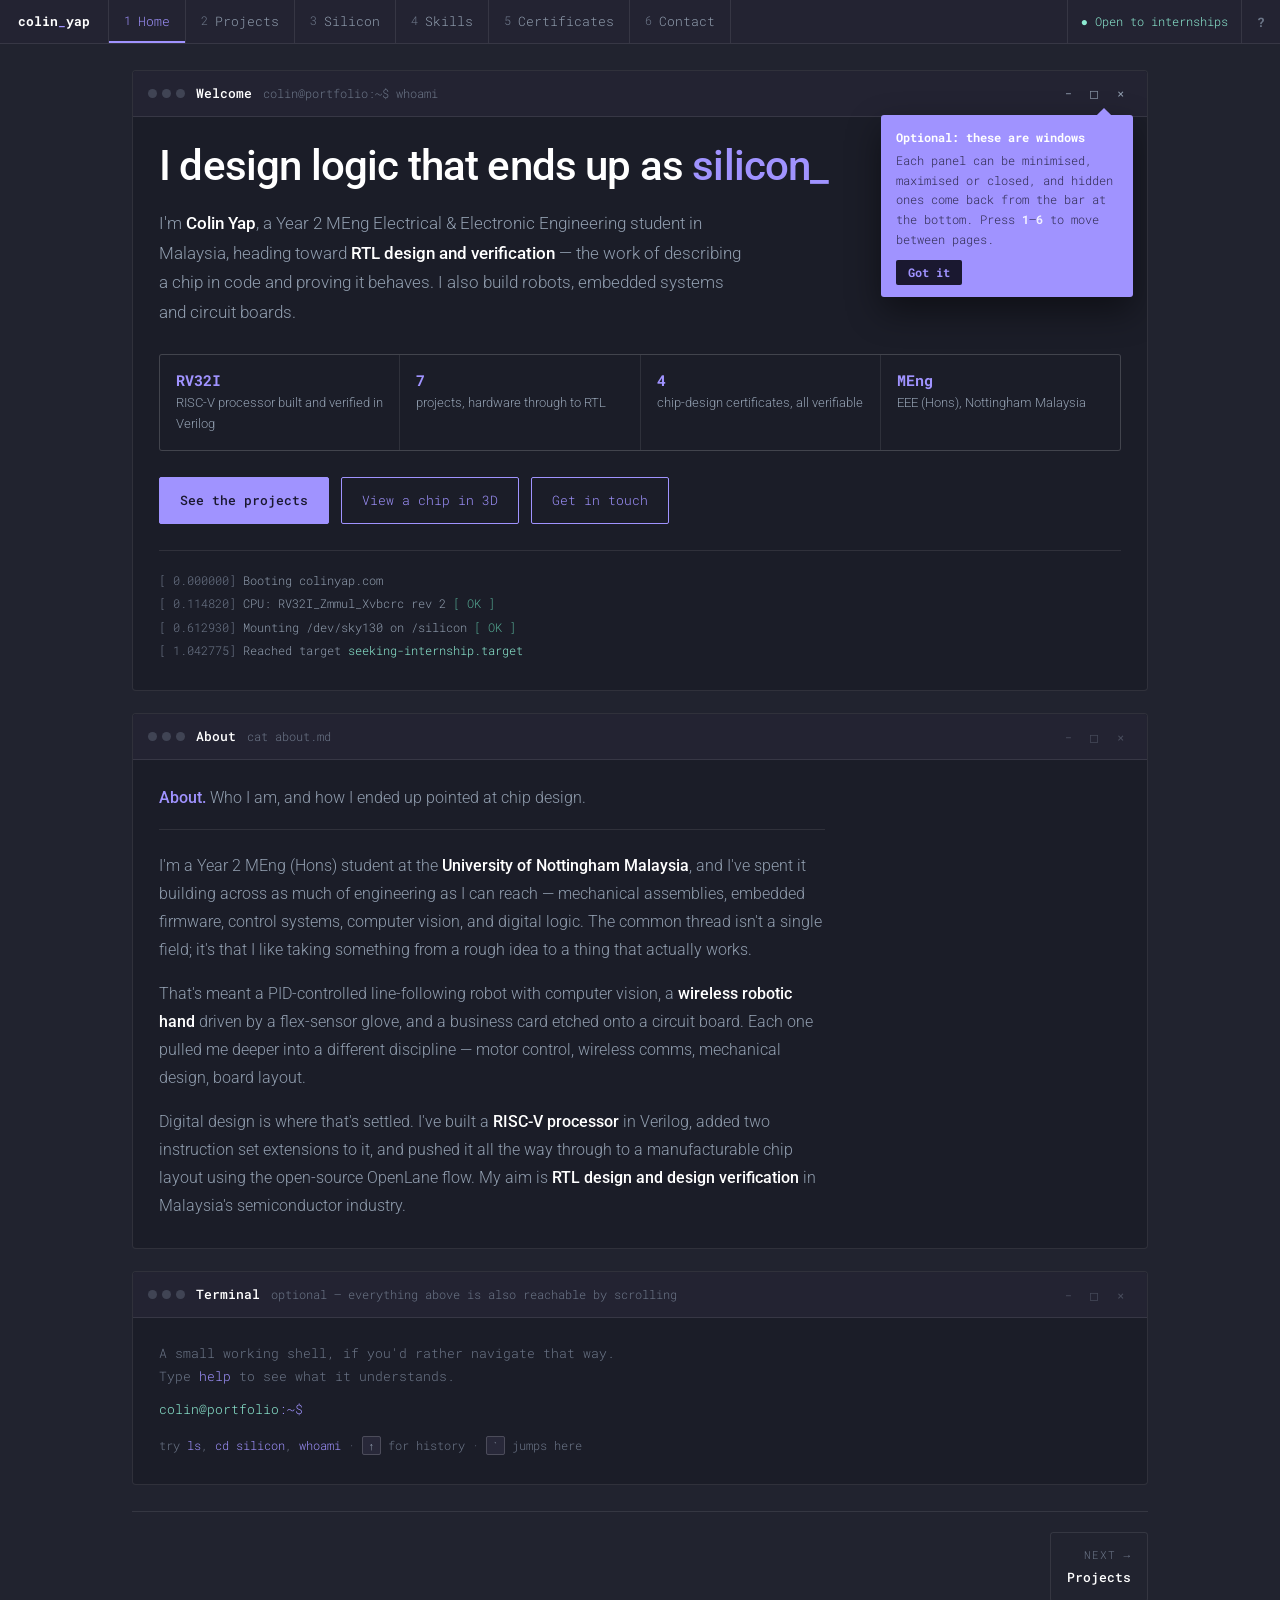
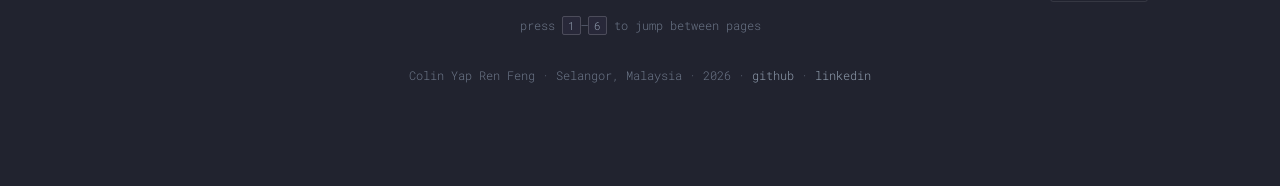
<file: index.html>
<!DOCTYPE html>
<html lang="en">
<head>
<meta charset="UTF-8">
<meta name="viewport" content="width=device-width, initial-scale=1.0">
<title>Colin Yap — Engineering Portfolio</title>
<meta name="description" content="Colin Yap — MEng Electrical & Electronic Engineering student at Nottingham Malaysia. RISC-V chip design, verification, embedded systems and robotics.">
<meta property="og:title" content="Colin Yap — Engineering Portfolio">
<meta property="og:description" content="Colin Yap — MEng Electrical & Electronic Engineering student at Nottingham Malaysia. RISC-V chip design, verification, embedded systems and robotics.">
<meta property="og:url" content="https://colinyap.com/index.html">
<meta property="og:type" content="website">
<meta name="theme-color" content="#21232f">
<link rel="canonical" href="https://colinyap.com/">
<link rel="preconnect" href="https://fonts.googleapis.com">
<link rel="preconnect" href="https://fonts.gstatic.com" crossorigin>
<link href="https://fonts.googleapis.com/css2?family=Roboto:wght@300;400;500&family=Roboto+Mono:wght@400;500;700&display=swap" rel="stylesheet">
<link rel="stylesheet" href="./style.css">
</head>
<body>

<div id="bar">
  <a class="brand" href="./index.html">colin<b>_</b>yap</a>
  <nav id="ws" aria-label="pages">
    <a href="./index.html" class="active"><i>1</i>Home</a>
    <a href="./projects.html"><i>2</i>Projects</a>
    <a href="./silicon.html"><i>3</i>Silicon</a>
    <a href="./skills.html"><i>4</i>Skills</a>
    <a href="./certificates.html"><i>5</i>Certificates</a>
    <a href="./contact.html"><i>6</i>Contact</a>
  </nav>
  <div class="barEnd">
    <span>● Open to internships</span>
    <button id="coachBtn" type="button" title="how this page works"
            aria-label="how this page works">?</button>
  </div>
</div>

<main>

  <section class="win" id="welcome">
    <div class="win-bar">
      <span class="dots"><i></i><i></i><i></i></span>
      <span class="win-title">Welcome</span>
      <span class="win-cmd">colin@portfolio:~$ whoami</span>
    </div>
    <div class="win-body">
      <h1>I design logic that ends up as <span class="v">silicon</span><span class="cur">_</span></h1>
      <p class="intro">I'm <b>Colin Yap</b>, a Year 2 MEng Electrical &amp; Electronic Engineering
      student in Malaysia, heading toward <b>RTL design and verification</b> — the work of
      describing a chip in code and proving it behaves. I also build robots, embedded
      systems and circuit boards.</p>

      <div class="facts">
        <div><b>RV32I</b><span>RISC-V processor built and verified in Verilog</span></div>
        <div><b>7</b><span>projects, hardware through to RTL</span></div>
        <div><b>4</b><span>chip-design certificates, all verifiable</span></div>
        <div><b>MEng</b><span>EEE (Hons), Nottingham Malaysia</span></div>
      </div>

      <div class="cta">
        <a href="./projects.html" class="btn solid">See the projects</a>
        <a href="./silicon.html" class="btn">View a chip in 3D</a>
        <a href="./contact.html" class="btn">Get in touch</a>
      </div>

      <div id="boot">
        <div><span class="dim">[  0.000000]</span> Booting colinyap.com</div>
        <div><span class="dim">[  0.114820]</span> CPU: RV32I_Zmmul_Xvbcrc rev 2 <span class="ok">[ OK ]</span></div>
        <div><span class="dim">[  0.612930]</span> Mounting /dev/sky130 on /silicon <span class="ok">[ OK ]</span></div>
        <div><span class="dim">[  1.042775]</span> Reached target <span class="mint">seeking-internship.target</span></div>
      </div>
    </div>
  </section>

  <section class="win" id="about">
    <div class="win-bar">
      <span class="dots"><i></i><i></i><i></i></span>
      <span class="win-title">About</span>
      <span class="win-cmd">cat about.md</span>
    </div>
    <div class="win-body">
      <p class="lead"><b>About.</b> Who I am, and how I ended up pointed at chip design.</p>
      <div class="prose">
        <p>I'm a Year 2 MEng (Hons) student at the <b>University of Nottingham Malaysia</b>,
        and I've spent it building across as much of engineering as I can reach — mechanical
        assemblies, embedded firmware, control systems, computer vision, and digital logic.
        The common thread isn't a single field; it's that I like taking something from a
        rough idea to a thing that actually works.</p>
        <p>That's meant a PID-controlled line-following robot with computer vision, a
        <b>wireless robotic hand</b> driven by a flex-sensor glove, and a business card etched
        onto a circuit board. Each one pulled me deeper into a different discipline — motor
        control, wireless comms, mechanical design, board layout.</p>
        <p>Digital design is where that's settled. I've built a <b>RISC-V processor</b> in
        Verilog, added two instruction set extensions to it, and pushed it all the way
        through to a manufacturable chip layout using the open-source OpenLane flow. My aim
        is <b>RTL design and design verification</b> in Malaysia's semiconductor industry.</p>
      </div>
    </div>
  </section>

  <section class="win" id="terminal">
    <div class="win-bar">
      <span class="dots"><i></i><i></i><i></i></span>
      <span class="win-title">Terminal</span>
      <span class="win-cmd">optional — everything above is also reachable by scrolling</span>
    </div>
    <div class="win-body">
      <div id="sh">
        <div id="shOut">
          <div class="dim">A small working shell, if you'd rather navigate that way.
Type <span class="vio">help</span> to see what it understands.</div>
        </div>
        <form class="shline" id="shForm" autocomplete="off">
          <label for="shIn">colin@portfolio</label><span class="pth">:~$</span>
          <input id="shIn" name="cmd" aria-label="terminal input" spellcheck="false" autocapitalize="off">
        </form>
      </div>
      <div class="hint">try <span class="vio">ls</span>, <span class="vio">cd silicon</span>,
        <span class="vio">whoami</span> · <kbd>↑</kbd> for history · <kbd>`</kbd> jumps here</div>
    </div>
  </section>

  <nav class="pagenav" aria-label="previous and next page">
    <a class="next" href="./projects.html"><small>next →</small><b>Projects</b></a>
  </nav>

  <p class="kbdhint">press <kbd>1</kbd>&ndash;<kbd>6</kbd> to jump between pages</p>

  <p class="foot">Colin Yap Ren Feng · Selangor, Malaysia · 2026 ·
    <a href="https://github.com/colinyap" target="_blank" rel="noopener">github</a> ·
    <a href="https://linkedin.com/in/colin-yap" target="_blank" rel="noopener">linkedin</a></p>

</main>

<div id="taskbar" role="region" aria-label="hidden windows"></div>

<script src="./app.js"></script>
</body>
</html>
</file>
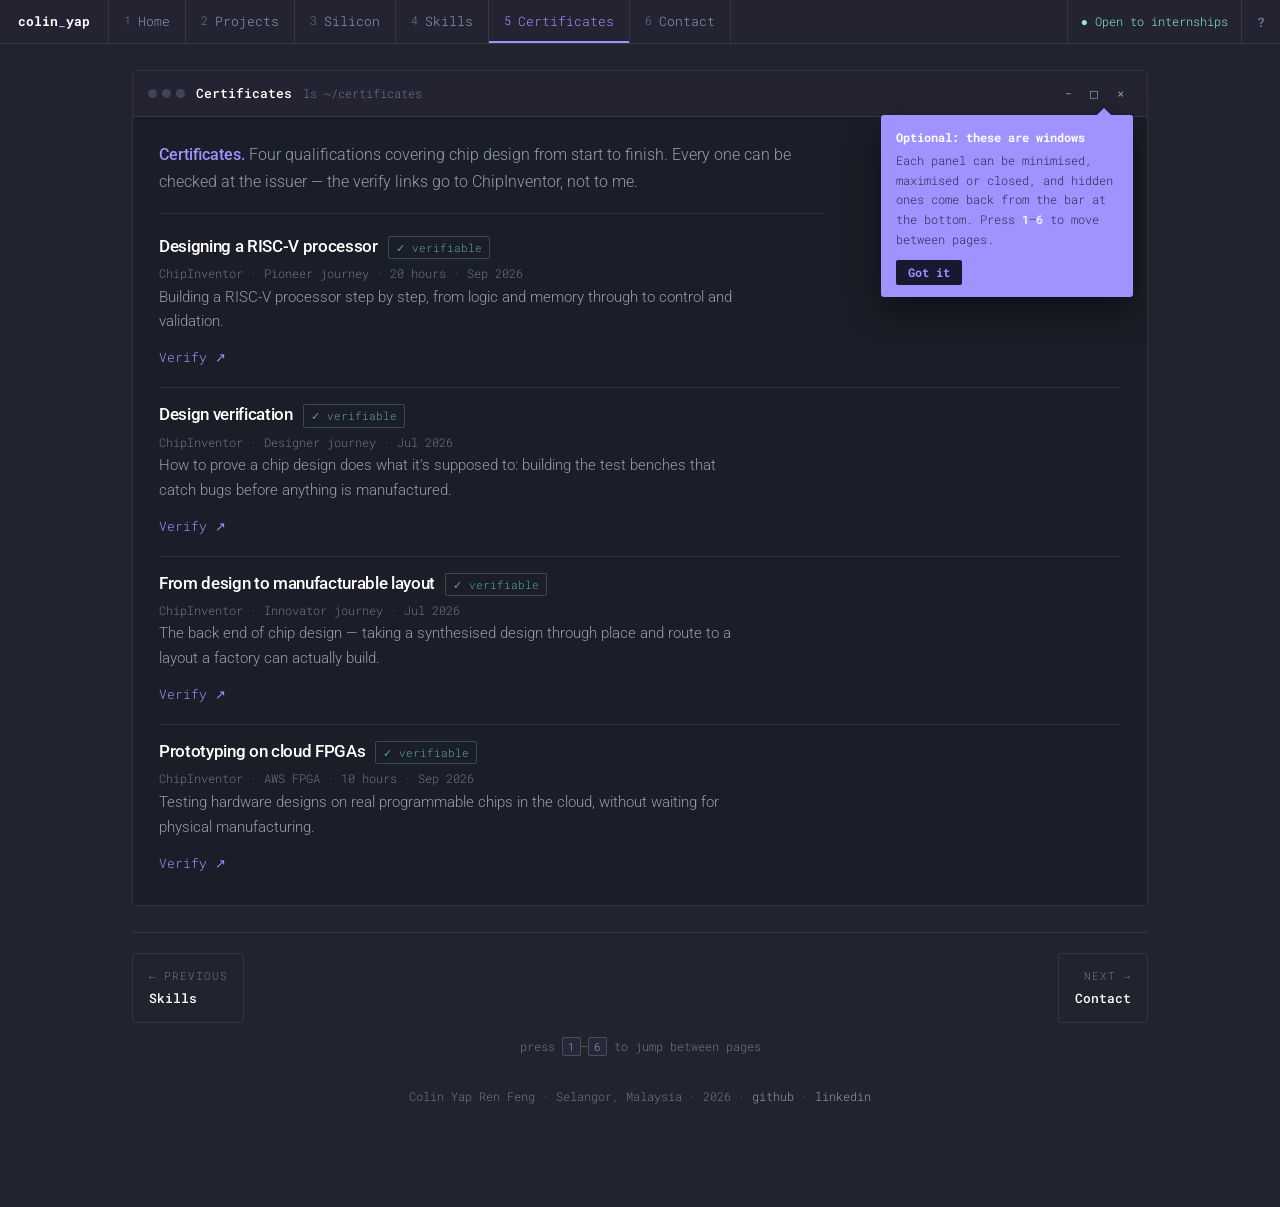
<file: certificates.html>
<!DOCTYPE html>
<html lang="en">
<head>
<meta charset="UTF-8">
<meta name="viewport" content="width=device-width, initial-scale=1.0">
<title>Certificates — Colin Yap</title>
<meta name="description" content="Four verifiable chip design certificates covering processor design, verification, layout and FPGA prototyping.">
<meta property="og:title" content="Certificates — Colin Yap">
<meta property="og:description" content="Four verifiable chip design certificates covering processor design, verification, layout and FPGA prototyping.">
<meta property="og:url" content="https://colinyap.com/certificates.html">
<meta property="og:type" content="website">
<meta name="theme-color" content="#21232f">
<link rel="canonical" href="https://colinyap.com/certificates.html">
<link rel="preconnect" href="https://fonts.googleapis.com">
<link rel="preconnect" href="https://fonts.gstatic.com" crossorigin>
<link href="https://fonts.googleapis.com/css2?family=Roboto:wght@300;400;500&family=Roboto+Mono:wght@400;500;700&display=swap" rel="stylesheet">
<link rel="stylesheet" href="./style.css">
</head>
<body>

<div id="bar">
  <a class="brand" href="./index.html">colin<b>_</b>yap</a>
  <nav id="ws" aria-label="pages">
    <a href="./index.html"><i>1</i>Home</a>
    <a href="./projects.html"><i>2</i>Projects</a>
    <a href="./silicon.html"><i>3</i>Silicon</a>
    <a href="./skills.html"><i>4</i>Skills</a>
    <a href="./certificates.html" class="active"><i>5</i>Certificates</a>
    <a href="./contact.html"><i>6</i>Contact</a>
  </nav>
  <div class="barEnd">
    <span>● Open to internships</span>
    <button id="coachBtn" type="button" title="how this page works"
            aria-label="how this page works">?</button>
  </div>
</div>

<main>

  <section class="win" id="certificates">
    <div class="win-bar">
      <span class="dots"><i></i><i></i><i></i></span>
      <span class="win-title">Certificates</span>
      <span class="win-cmd">ls ~/certificates</span>
    </div>
    <div class="win-body">
      <p class="lead"><b>Certificates.</b> Four qualifications covering chip design from
      start to finish. Every one can be checked at the issuer — the verify links go to
      ChipInventor, not to me.</p>

      <div class="cert">
        <div class="top">
          <h3>Designing a RISC-V processor</h3>
          <span class="badge">✓ verifiable</span>
        </div>
        <div class="meta">ChipInventor · Pioneer journey · 20 hours · Sep 2026</div>
        <p>Building a RISC-V processor step by step, from logic and memory through to
        control and validation.</p>
        <a class="arrow" href="https://www.chipinventor.com/validate-certificate?guid=b276996f-c81b-44ac-9238-b5b0ed8f7287" target="_blank" rel="noopener">Verify ↗</a>
      </div>

      <div class="cert">
        <div class="top">
          <h3>Design verification</h3>
          <span class="badge">✓ verifiable</span>
        </div>
        <div class="meta">ChipInventor · Designer journey · Jul 2026</div>
        <p>How to prove a chip design does what it's supposed to: building the test
        benches that catch bugs before anything is manufactured.</p>
        <a class="arrow" href="https://www.chipinventor.com/validate-certificate?guid=541cdfb5-ce5a-425c-a6ec-d7d97e458c89" target="_blank" rel="noopener">Verify ↗</a>
      </div>

      <div class="cert">
        <div class="top">
          <h3>From design to manufacturable layout</h3>
          <span class="badge">✓ verifiable</span>
        </div>
        <div class="meta">ChipInventor · Innovator journey · Jul 2026</div>
        <p>The back end of chip design — taking a synthesised design through place and
        route to a layout a factory can actually build.</p>
        <a class="arrow" href="https://www.chipinventor.com/validate-certificate?guid=d023e15c-fa6b-4222-abe6-c66885f8633c" target="_blank" rel="noopener">Verify ↗</a>
      </div>

      <div class="cert">
        <div class="top">
          <h3>Prototyping on cloud FPGAs</h3>
          <span class="badge">✓ verifiable</span>
        </div>
        <div class="meta">ChipInventor · AWS FPGA · 10 hours · Sep 2026</div>
        <p>Testing hardware designs on real programmable chips in the cloud, without
        waiting for physical manufacturing.</p>
        <a class="arrow" href="https://www.chipinventor.com/validate-certificate?guid=61cf3a19-ae33-49f1-83c0-7d9a6a11fbd4" target="_blank" rel="noopener">Verify ↗</a>
      </div>
    </div>
  </section>

  <nav class="pagenav" aria-label="previous and next page">
    <a class="prev" href="./skills.html"><small>← previous</small><b>Skills</b></a>
    <a class="next" href="./contact.html"><small>next →</small><b>Contact</b></a>
  </nav>

  <p class="kbdhint">press <kbd>1</kbd>&ndash;<kbd>6</kbd> to jump between pages</p>

  <p class="foot">Colin Yap Ren Feng · Selangor, Malaysia · 2026 ·
    <a href="https://github.com/colinyap" target="_blank" rel="noopener">github</a> ·
    <a href="https://linkedin.com/in/colin-yap" target="_blank" rel="noopener">linkedin</a></p>

</main>

<div id="taskbar" role="region" aria-label="hidden windows"></div>

<script src="./app.js"></script>
</body>
</html>
</file>
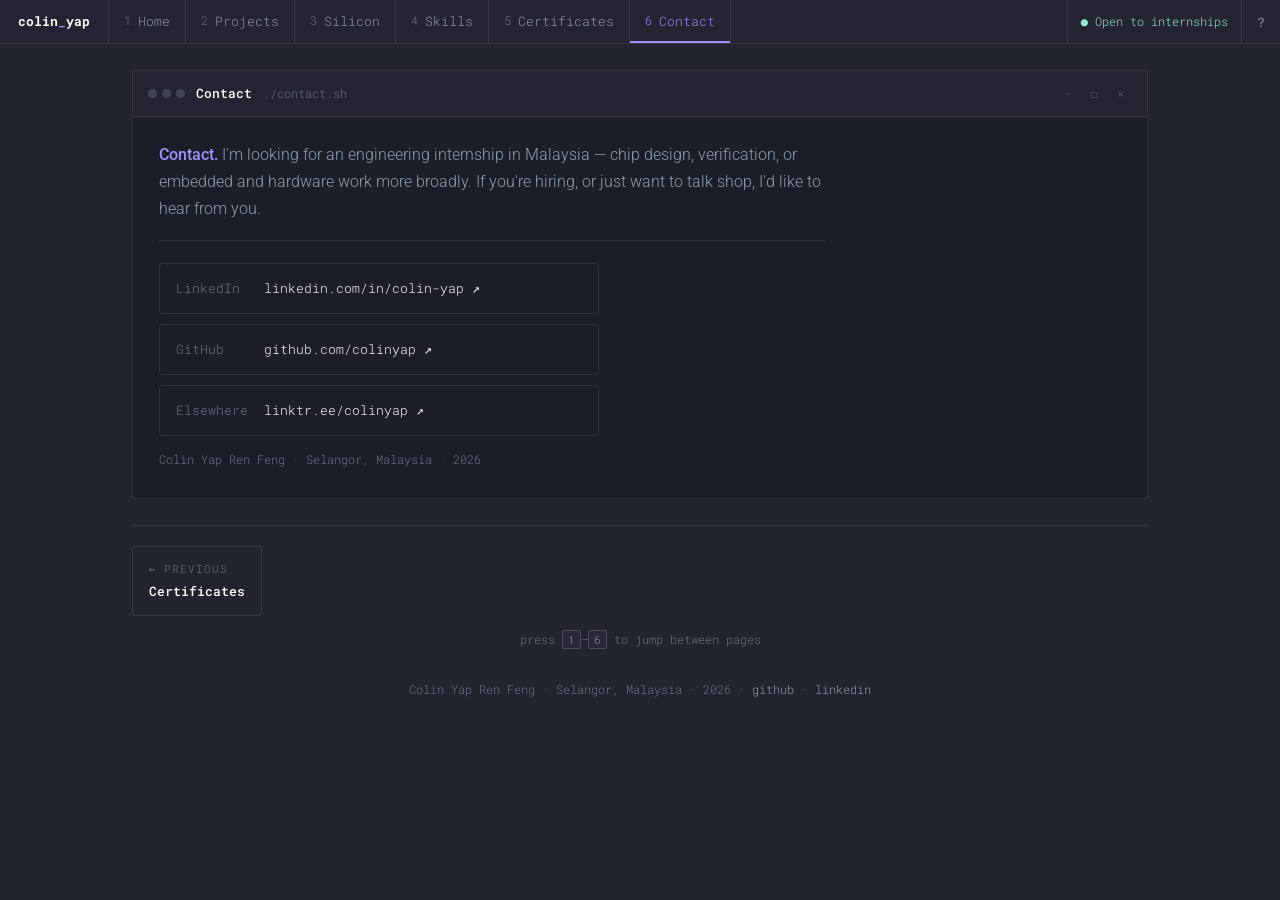
<file: contact.html>
<!DOCTYPE html>
<html lang="en">
<head>
<meta charset="UTF-8">
<meta name="viewport" content="width=device-width, initial-scale=1.0">
<title>Contact — Colin Yap</title>
<meta name="description" content="Get in touch with Colin Yap — seeking an engineering internship in Malaysia.">
<meta property="og:title" content="Contact — Colin Yap">
<meta property="og:description" content="Get in touch with Colin Yap — seeking an engineering internship in Malaysia.">
<meta property="og:url" content="https://colinyap.com/contact.html">
<meta property="og:type" content="website">
<meta name="theme-color" content="#21232f">
<link rel="canonical" href="https://colinyap.com/contact.html">
<link rel="preconnect" href="https://fonts.googleapis.com">
<link rel="preconnect" href="https://fonts.gstatic.com" crossorigin>
<link href="https://fonts.googleapis.com/css2?family=Roboto:wght@300;400;500&family=Roboto+Mono:wght@400;500;700&display=swap" rel="stylesheet">
<link rel="stylesheet" href="./style.css">
</head>
<body>

<div id="bar">
  <a class="brand" href="./index.html">colin<b>_</b>yap</a>
  <nav id="ws" aria-label="pages">
    <a href="./index.html"><i>1</i>Home</a>
    <a href="./projects.html"><i>2</i>Projects</a>
    <a href="./silicon.html"><i>3</i>Silicon</a>
    <a href="./skills.html"><i>4</i>Skills</a>
    <a href="./certificates.html"><i>5</i>Certificates</a>
    <a href="./contact.html" class="active"><i>6</i>Contact</a>
  </nav>
  <div class="barEnd">
    <span>● Open to internships</span>
    <button id="coachBtn" type="button" title="how this page works"
            aria-label="how this page works">?</button>
  </div>
</div>

<main>

  <section class="win" id="contact">
    <div class="win-bar">
      <span class="dots"><i></i><i></i><i></i></span>
      <span class="win-title">Contact</span>
      <span class="win-cmd">./contact.sh</span>
    </div>
    <div class="win-body">
      <p class="lead"><b>Contact.</b> I'm looking for an engineering internship in Malaysia —
      chip design, verification, or embedded and hardware work more broadly. If you're
      hiring, or just want to talk shop, I'd like to hear from you.</p>
      <div class="links">
        <a href="https://linkedin.com/in/colin-yap" target="_blank" rel="noopener"><i>LinkedIn</i>linkedin.com/in/colin-yap ↗</a>
        <a href="https://github.com/colinyap" target="_blank" rel="noopener"><i>GitHub</i>github.com/colinyap ↗</a>
        <a href="https://linktr.ee/colinyap" target="_blank" rel="noopener"><i>Elsewhere</i>linktr.ee/colinyap ↗</a>
      </div>
      <p class="hint">Colin Yap Ren Feng · Selangor, Malaysia · 2026</p>
    </div>
  </section>

  <nav class="pagenav" aria-label="previous and next page">
    <a class="prev" href="./certificates.html"><small>← previous</small><b>Certificates</b></a>
  </nav>

  <p class="kbdhint">press <kbd>1</kbd>&ndash;<kbd>6</kbd> to jump between pages</p>

  <p class="foot">Colin Yap Ren Feng · Selangor, Malaysia · 2026 ·
    <a href="https://github.com/colinyap" target="_blank" rel="noopener">github</a> ·
    <a href="https://linkedin.com/in/colin-yap" target="_blank" rel="noopener">linkedin</a></p>

</main>

<div id="taskbar" role="region" aria-label="hidden windows"></div>

<script src="./app.js"></script>
</body>
</html>
</file>
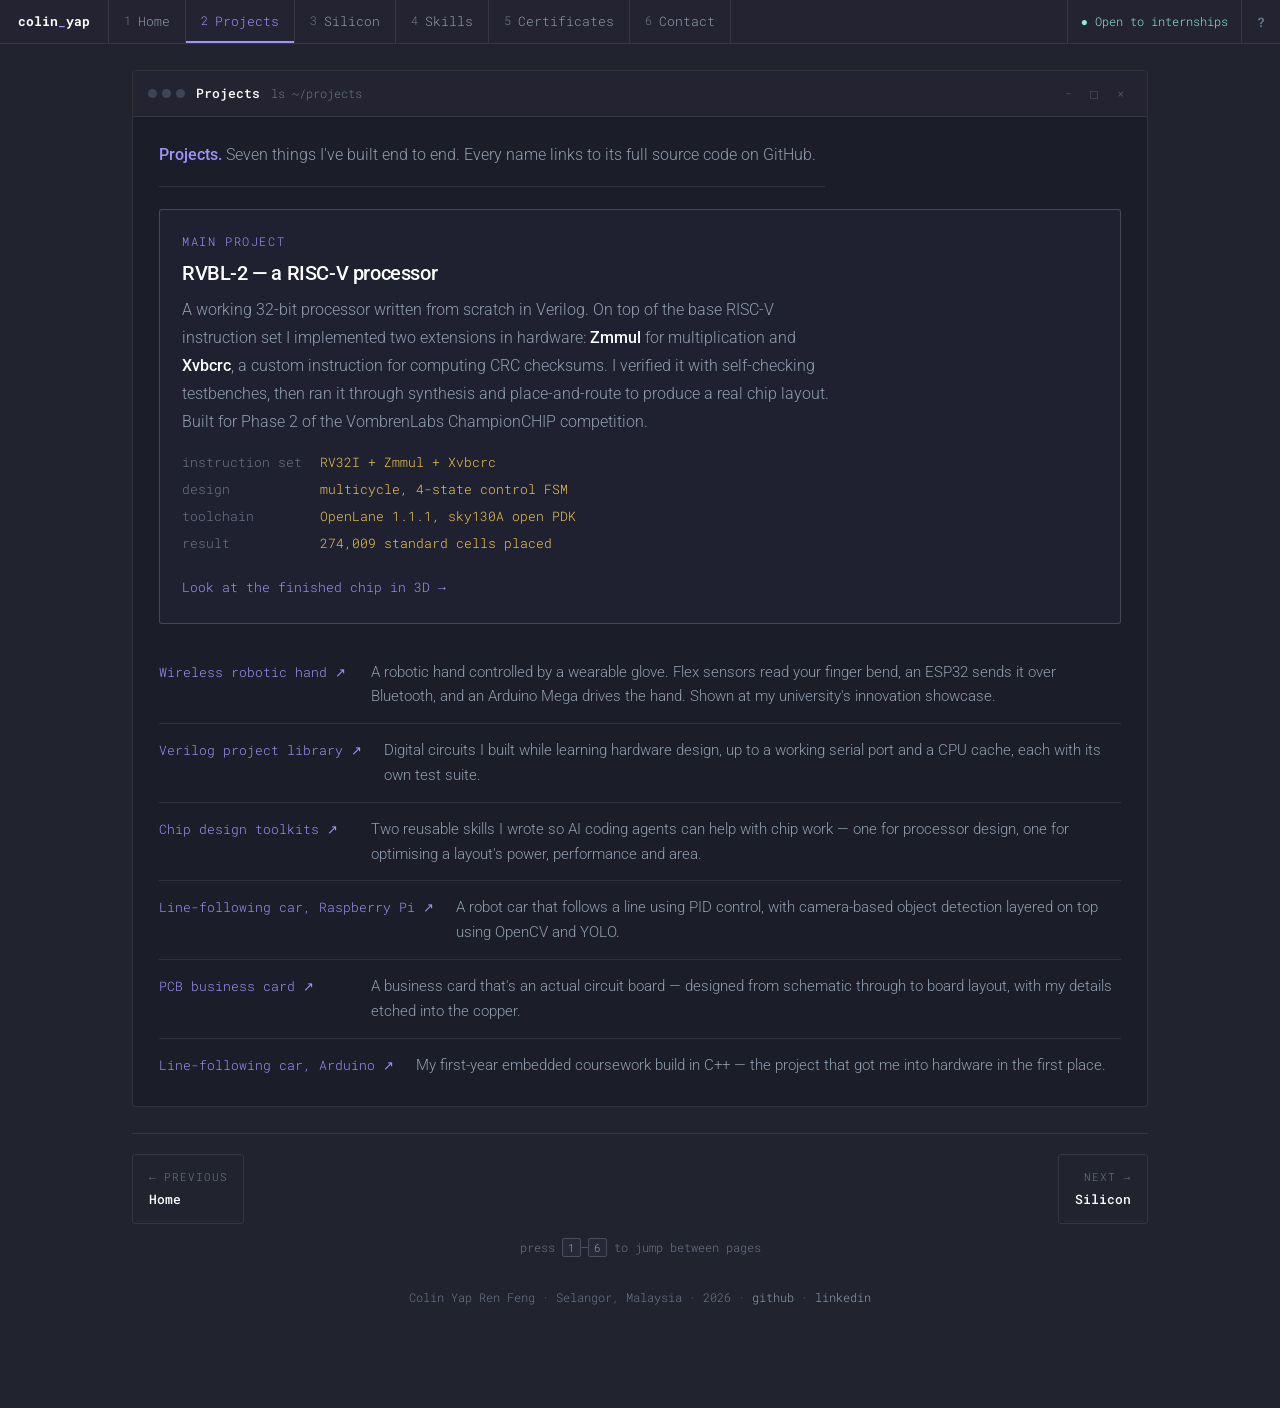
<file: projects.html>
<!DOCTYPE html>
<html lang="en">
<head>
<meta charset="UTF-8">
<meta name="viewport" content="width=device-width, initial-scale=1.0">
<title>Projects — Colin Yap</title>
<meta name="description" content="Seven engineering projects: a RISC-V processor, a wireless robotic hand, Verilog designs, robotics and PCB work.">
<meta property="og:title" content="Projects — Colin Yap">
<meta property="og:description" content="Seven engineering projects: a RISC-V processor, a wireless robotic hand, Verilog designs, robotics and PCB work.">
<meta property="og:url" content="https://colinyap.com/projects.html">
<meta property="og:type" content="website">
<meta name="theme-color" content="#21232f">
<link rel="canonical" href="https://colinyap.com/projects.html">
<link rel="preconnect" href="https://fonts.googleapis.com">
<link rel="preconnect" href="https://fonts.gstatic.com" crossorigin>
<link href="https://fonts.googleapis.com/css2?family=Roboto:wght@300;400;500&family=Roboto+Mono:wght@400;500;700&display=swap" rel="stylesheet">
<link rel="stylesheet" href="./style.css">
</head>
<body>

<div id="bar">
  <a class="brand" href="./index.html">colin<b>_</b>yap</a>
  <nav id="ws" aria-label="pages">
    <a href="./index.html"><i>1</i>Home</a>
    <a href="./projects.html" class="active"><i>2</i>Projects</a>
    <a href="./silicon.html"><i>3</i>Silicon</a>
    <a href="./skills.html"><i>4</i>Skills</a>
    <a href="./certificates.html"><i>5</i>Certificates</a>
    <a href="./contact.html"><i>6</i>Contact</a>
  </nav>
  <div class="barEnd">
    <span>● Open to internships</span>
    <button id="coachBtn" type="button" title="how this page works"
            aria-label="how this page works">?</button>
  </div>
</div>

<main>

  <section class="win" id="projects">
    <div class="win-bar">
      <span class="dots"><i></i><i></i><i></i></span>
      <span class="win-title">Projects</span>
      <span class="win-cmd">ls ~/projects</span>
    </div>
    <div class="win-body">
      <p class="lead"><b>Projects.</b> Seven things I've built end to end. Every name links
      to its full source code on GitHub.</p>

      <div class="feat">
        <div class="tagline">Main project</div>
        <h3>RVBL-2 — a RISC-V processor</h3>
        <p>A working 32-bit processor written from scratch in Verilog. On top of the base
        RISC-V instruction set I implemented two extensions in hardware: <b>Zmmul</b> for
        multiplication and <b>Xvbcrc</b>, a custom instruction for computing CRC checksums.
        I verified it with self-checking testbenches, then ran it through synthesis and
        place-and-route to produce a real chip layout. Built for Phase 2 of the VombrenLabs
        ChampionCHIP competition.</p>
        <dl class="spec">
          <dt>instruction set</dt><dd>RV32I + Zmmul + Xvbcrc</dd>
          <dt>design</dt><dd>multicycle, 4-state control FSM</dd>
          <dt>toolchain</dt><dd>OpenLane 1.1.1, sky130A open PDK</dd>
          <dt>result</dt><dd>274,009 standard cells placed</dd>
        </dl>
        <a class="arrow" href="./silicon.html">Look at the finished chip in 3D →</a>
      </div>

      <ul class="plist">
        <li>
          <span class="nm"><a href="https://github.com/colinyap/Robotic-Hand-with-Wireless-Glove-Controller" target="_blank" rel="noopener">Wireless robotic hand ↗</a></span>
          <span class="ds">A robotic hand controlled by a wearable glove. Flex sensors read
          your finger bend, an ESP32 sends it over Bluetooth, and an Arduino Mega drives the
          hand. Shown at my university's innovation showcase.</span>
        </li>
        <li>
          <span class="nm"><a href="https://github.com/colinyap/Verilog-MIni-Projects" target="_blank" rel="noopener">Verilog project library ↗</a></span>
          <span class="ds">Digital circuits I built while learning hardware design, up to a
          working serial port and a CPU cache, each with its own test suite.</span>
        </li>
        <li>
          <span class="nm"><a href="https://github.com/colinyap/Optimisation-skills-for-IC-design-and-RISC-V-design" target="_blank" rel="noopener">Chip design toolkits ↗</a></span>
          <span class="ds">Two reusable skills I wrote so AI coding agents can help with chip
          work — one for processor design, one for optimising a layout's power, performance
          and area.</span>
        </li>
        <li>
          <span class="nm"><a href="https://github.com/colinyap/Rasp-pi-controlled-robot-car" target="_blank" rel="noopener">Line-following car, Raspberry Pi ↗</a></span>
          <span class="ds">A robot car that follows a line using PID control, with camera-based
          object detection layered on top using OpenCV and YOLO.</span>
        </li>
        <li>
          <span class="nm"><a href="https://github.com/colinyap/PCB-Business-Card" target="_blank" rel="noopener">PCB business card ↗</a></span>
          <span class="ds">A business card that's an actual circuit board — designed from
          schematic through to board layout, with my details etched into the copper.</span>
        </li>
        <li>
          <span class="nm"><a href="https://github.com/colinyap/EEEE_1027-Project" target="_blank" rel="noopener">Line-following car, Arduino ↗</a></span>
          <span class="ds">My first-year embedded coursework build in C++ — the project that
          got me into hardware in the first place.</span>
        </li>
      </ul>
    </div>
  </section>

  <nav class="pagenav" aria-label="previous and next page">
    <a class="prev" href="./index.html"><small>← previous</small><b>Home</b></a>
    <a class="next" href="./silicon.html"><small>next →</small><b>Silicon</b></a>
  </nav>

  <p class="kbdhint">press <kbd>1</kbd>&ndash;<kbd>6</kbd> to jump between pages</p>

  <p class="foot">Colin Yap Ren Feng · Selangor, Malaysia · 2026 ·
    <a href="https://github.com/colinyap" target="_blank" rel="noopener">github</a> ·
    <a href="https://linkedin.com/in/colin-yap" target="_blank" rel="noopener">linkedin</a></p>

</main>

<div id="taskbar" role="region" aria-label="hidden windows"></div>

<script src="./app.js"></script>
</body>
</html>
</file>
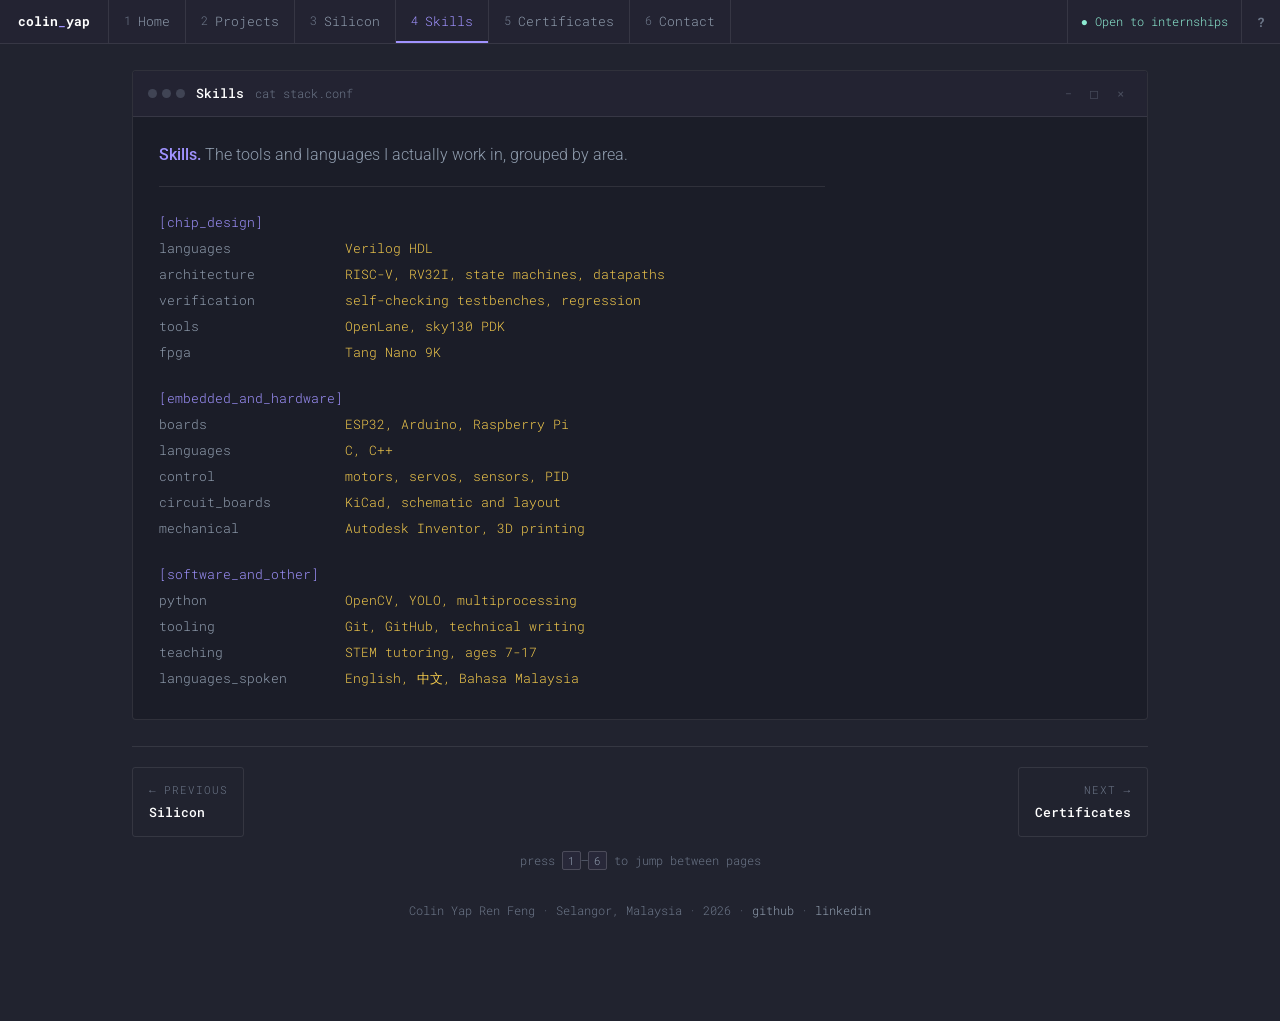
<file: skills.html>
<!DOCTYPE html>
<html lang="en">
<head>
<meta charset="UTF-8">
<meta name="viewport" content="width=device-width, initial-scale=1.0">
<title>Skills — Colin Yap</title>
<meta name="description" content="Chip design, embedded hardware and software tools Colin Yap works with.">
<meta property="og:title" content="Skills — Colin Yap">
<meta property="og:description" content="Chip design, embedded hardware and software tools Colin Yap works with.">
<meta property="og:url" content="https://colinyap.com/skills.html">
<meta property="og:type" content="website">
<meta name="theme-color" content="#21232f">
<link rel="canonical" href="https://colinyap.com/skills.html">
<link rel="preconnect" href="https://fonts.googleapis.com">
<link rel="preconnect" href="https://fonts.gstatic.com" crossorigin>
<link href="https://fonts.googleapis.com/css2?family=Roboto:wght@300;400;500&family=Roboto+Mono:wght@400;500;700&display=swap" rel="stylesheet">
<link rel="stylesheet" href="./style.css">
</head>
<body>

<div id="bar">
  <a class="brand" href="./index.html">colin<b>_</b>yap</a>
  <nav id="ws" aria-label="pages">
    <a href="./index.html"><i>1</i>Home</a>
    <a href="./projects.html"><i>2</i>Projects</a>
    <a href="./silicon.html"><i>3</i>Silicon</a>
    <a href="./skills.html" class="active"><i>4</i>Skills</a>
    <a href="./certificates.html"><i>5</i>Certificates</a>
    <a href="./contact.html"><i>6</i>Contact</a>
  </nav>
  <div class="barEnd">
    <span>● Open to internships</span>
    <button id="coachBtn" type="button" title="how this page works"
            aria-label="how this page works">?</button>
  </div>
</div>

<main>

  <section class="win" id="skills">
    <div class="win-bar">
      <span class="dots"><i></i><i></i><i></i></span>
      <span class="win-title">Skills</span>
      <span class="win-cmd">cat stack.conf</span>
    </div>
    <div class="win-body">
      <p class="lead"><b>Skills.</b> The tools and languages I actually work in, grouped by
      area.</p>
      <div class="conf">
        <span class="sect">[chip_design]</span>
        <div class="kv"><span class="k">languages</span><span class="v">Verilog HDL</span></div>
        <div class="kv"><span class="k">architecture</span><span class="v">RISC-V, RV32I, state machines, datapaths</span></div>
        <div class="kv"><span class="k">verification</span><span class="v">self-checking testbenches, regression</span></div>
        <div class="kv"><span class="k">tools</span><span class="v">OpenLane, sky130 PDK</span></div>
        <div class="kv"><span class="k">fpga</span><span class="v">Tang Nano 9K</span></div>

        <span class="sect">[embedded_and_hardware]</span>
        <div class="kv"><span class="k">boards</span><span class="v">ESP32, Arduino, Raspberry Pi</span></div>
        <div class="kv"><span class="k">languages</span><span class="v">C, C++</span></div>
        <div class="kv"><span class="k">control</span><span class="v">motors, servos, sensors, PID</span></div>
        <div class="kv"><span class="k">circuit_boards</span><span class="v">KiCad, schematic and layout</span></div>
        <div class="kv"><span class="k">mechanical</span><span class="v">Autodesk Inventor, 3D printing</span></div>

        <span class="sect">[software_and_other]</span>
        <div class="kv"><span class="k">python</span><span class="v">OpenCV, YOLO, multiprocessing</span></div>
        <div class="kv"><span class="k">tooling</span><span class="v">Git, GitHub, technical writing</span></div>
        <div class="kv"><span class="k">teaching</span><span class="v">STEM tutoring, ages 7-17</span></div>
        <div class="kv"><span class="k">languages_spoken</span><span class="v">English, 中文, Bahasa Malaysia</span></div>
      </div>
    </div>
  </section>

  <nav class="pagenav" aria-label="previous and next page">
    <a class="prev" href="./silicon.html"><small>← previous</small><b>Silicon</b></a>
    <a class="next" href="./certificates.html"><small>next →</small><b>Certificates</b></a>
  </nav>

  <p class="kbdhint">press <kbd>1</kbd>&ndash;<kbd>6</kbd> to jump between pages</p>

  <p class="foot">Colin Yap Ren Feng · Selangor, Malaysia · 2026 ·
    <a href="https://github.com/colinyap" target="_blank" rel="noopener">github</a> ·
    <a href="https://linkedin.com/in/colin-yap" target="_blank" rel="noopener">linkedin</a></p>

</main>

<div id="taskbar" role="region" aria-label="hidden windows"></div>

<script src="./app.js"></script>
</body>
</html>
</file>
<file: style.css>
:root{
  --bg:#21232f; --pane:#1b1d28; --bar:#232332; --hl:#282839;
  --violet:#a093ff; --violet-2:#6b5fca;
  --mint:#8debd2; --teal:#55ab94; --yellow:#f2c94c; --red:#e57373;
  --white:#fff; --grey:#909dae; --dim:#6c7688;
  --line:rgba(255,255,255,.09); --line-2:rgba(255,255,255,.17);
  --mono:'Roboto Mono',ui-monospace,SFMono-Regular,Menlo,monospace;
  --sans:'Roboto',system-ui,-apple-system,sans-serif;
  --bar-h:44px;
}
*{box-sizing:border-box;margin:0;padding:0}
html{scroll-behavior:smooth;scroll-padding-top:calc(var(--bar-h) + 16px)}
body{background:var(--bg);color:var(--grey);font-family:var(--sans);font-weight:300;
  font-size:16px;line-height:1.75;-webkit-font-smoothing:antialiased}
a{color:inherit;text-decoration:none}
::selection{background:var(--violet);color:var(--bg)}
:focus-visible{outline:2px solid var(--violet);outline-offset:2px}
h1,h2,h3{color:var(--white);font-weight:500;line-height:1.2;letter-spacing:-.02em}
b,strong{color:var(--white);font-weight:500}
.mono{font-family:var(--mono)}
.mint{color:var(--mint)} .vio{color:var(--violet)} .ok{color:var(--teal)}
.val{color:var(--yellow)} .dim{color:var(--dim)} .wht{color:var(--white)}
.red{color:var(--red)}

/* ============ top bar: the only navigation ============ */
#bar{position:fixed;top:0;left:0;right:0;height:var(--bar-h);z-index:200;
  background:var(--bar);border-bottom:1px solid var(--line);
  display:flex;align-items:stretch;font-family:var(--mono);font-size:13px}
.brand{display:flex;align-items:center;padding:0 18px;color:var(--white);
  font-weight:700;border-right:1px solid var(--line);flex:none}
.brand b{color:var(--violet)}
#ws{display:flex;align-items:stretch;overflow-x:auto;flex:1;
  scrollbar-width:none;-ms-overflow-style:none}
#ws::-webkit-scrollbar{display:none}
#ws a{display:flex;align-items:center;gap:7px;padding:0 15px;color:var(--grey);
  transition:.15s;white-space:nowrap;border-right:1px solid var(--line)}
#ws a:hover{background:var(--hl);color:var(--white)}
#ws a.active{color:var(--violet);box-shadow:inset 0 -2px 0 var(--violet)}
#ws a i{font-style:normal;color:var(--dim);font-size:11.5px}
#ws a.active i{color:var(--violet)}
.barEnd{display:flex;align-items:stretch;flex:none}
.barEnd span{display:flex;align-items:center;padding:0 13px;font-size:12px;
  border-left:1px solid var(--line);white-space:nowrap;color:var(--mint)}
#coachBtn{border:0;border-left:1px solid var(--line);background:transparent;
  color:var(--dim);font-family:var(--mono);font-size:13px;font-weight:700;
  padding:0 15px;cursor:pointer;transition:.15s}
#coachBtn:hover{background:var(--violet);color:#1a1830}
@media(max-width:860px){.barEnd span{display:none}}
@media(max-width:560px){.brand{padding:0 13px}#ws a{padding:0 12px}}

/* ============ windows ============ */
main{max-width:1060px;margin:0 auto;padding:calc(var(--bar-h) + 26px) 22px 90px}
@media(max-width:620px){main{padding:calc(var(--bar-h) + 16px) 12px 90px}}
.win{background:var(--pane);border:1px solid var(--line);border-radius:4px;
  margin-bottom:26px;overflow:hidden;position:relative}
.win-bar{display:flex;align-items:center;gap:11px;padding:11px 15px;
  background:var(--bar);border-bottom:1px solid var(--line);
  font-family:var(--mono);font-size:13px;cursor:pointer}
.win-bar .dots{display:flex;gap:5px;flex:none}
.win-bar .dots i{width:9px;height:9px;border-radius:50%;background:var(--dim);
  opacity:.4;display:block}
.win-title{color:var(--white);font-weight:500;flex:none}
.win-cmd{color:var(--dim);font-size:12px;overflow:hidden;white-space:nowrap;
  text-overflow:ellipsis}
.win-ctl{display:flex;gap:2px;margin-left:auto;flex:none;opacity:.35;transition:.18s}
.win:hover .win-ctl,.win-ctl:focus-within,.win-ctl.hi{opacity:1}
.win-ctl button{width:24px;height:20px;padding:0;border:0;border-radius:2px;
  background:transparent;color:var(--grey);cursor:pointer;font-family:var(--mono);
  font-size:12px;line-height:1;transition:.15s}
.win-ctl button:hover{background:var(--hl);color:var(--white)}
.win-ctl button.x:hover{background:var(--red);color:#21232f}
@media(hover:none){.win-ctl{opacity:.8}}
@media(max-width:700px){.win-cmd{display:none}}
.win-body{padding:24px 26px 28px}
@media(max-width:620px){.win-body{padding:18px 16px 22px}}

/* states */
.win.min>.win-body,.win.min>.gds-grid,.win.min>.win-foot{display:none}
.win.min{opacity:.75}
.win.min:hover{opacity:1}
.win.closed{display:none}
.win.max{position:fixed;left:0;right:0;top:var(--bar-h);bottom:0;z-index:190;
  margin:0;border-radius:0;overflow-y:auto;border-left:0;border-right:0}
body.has-max{overflow:hidden}

/* the one-line "what this window is" */
.lead{font-size:1rem;line-height:1.7;color:var(--grey);margin-bottom:22px;
  padding-bottom:18px;border-bottom:1px solid var(--line);max-width:74ch}
.lead b{color:var(--violet);font-weight:500}

/* ============ welcome ============ */
h1{font-size:clamp(1.7rem,4vw,2.6rem);margin-bottom:18px}
h1 .v{color:var(--violet)}
.cur{color:var(--violet)}
@media(prefers-reduced-motion:no-preference){
  .cur{animation:blink 1.1s step-end infinite}
  @keyframes blink{0%,100%{opacity:1}50%{opacity:0}}
}
.intro{font-size:1.05rem;line-height:1.78;max-width:66ch;margin-bottom:26px}
.facts{display:grid;grid-template-columns:repeat(4,1fr);gap:1px;background:var(--line);
  border:1px solid var(--line);border-radius:3px;overflow:hidden;margin-bottom:26px}
@media(max-width:780px){.facts{grid-template-columns:repeat(2,1fr)}}
.facts div{background:var(--pane);padding:15px 16px}
.facts b{display:block;font-family:var(--mono);color:var(--violet);font-size:15px;
  font-weight:700;line-height:1.35;margin-bottom:3px}
.facts span{font-size:.84rem;line-height:1.55;color:var(--grey);display:block}
.cta{display:flex;gap:12px;flex-wrap:wrap;margin-bottom:26px}
.btn{font-family:var(--mono);font-size:13px;padding:11px 20px;border-radius:2px;
  border:1px solid var(--violet);background:transparent;color:var(--violet);
  cursor:pointer;transition:.2s;display:inline-block}
.btn:hover{background:var(--violet);color:#1a1830}
.btn.solid{background:var(--violet);color:#1a1830;font-weight:500}
.btn.solid:hover{background:var(--white);border-color:var(--white)}
#boot{font-family:var(--mono);font-size:12px;line-height:1.95;
  padding-top:18px;border-top:1px solid var(--line)}
#boot div{opacity:0;animation:bootln .01s forwards}
@keyframes bootln{to{opacity:1}}
@media(prefers-reduced-motion:reduce){#boot div{opacity:1;animation:none}}

/* ============ prose ============ */
.prose p{margin-bottom:16px;max-width:74ch}
.prose p:last-child{margin-bottom:0}

/* ============ project list ============ */
.feat{border:1px solid var(--line-2);border-radius:3px;padding:22px;
  margin-bottom:22px;background:rgba(160,147,255,.04)}
.feat .tagline{font-family:var(--mono);font-size:11.5px;letter-spacing:.14em;
  text-transform:uppercase;color:var(--violet);margin-bottom:9px}
.feat h3{font-size:1.25rem;margin-bottom:11px}
.feat p{margin-bottom:16px;max-width:74ch}
.spec{display:grid;grid-template-columns:auto 1fr;gap:5px 18px;
  font-family:var(--mono);font-size:12.5px;margin-bottom:18px}
.spec dt{color:var(--dim)}
.spec dd{color:var(--yellow)}
.plist{list-style:none}
.plist li{display:grid;grid-template-columns:minmax(190px,auto) 1fr;gap:6px 22px;
  padding:14px 0;border-bottom:1px solid var(--line);align-items:baseline}
.plist li:last-child{border-bottom:0;padding-bottom:0}
.plist .nm{font-family:var(--mono);font-size:13px}
.plist .nm a{color:var(--violet)}
.plist .nm a:hover{color:var(--white);text-decoration:underline}
.plist .ds{font-size:.94rem;line-height:1.65}
@media(max-width:700px){.plist li{grid-template-columns:1fr;gap:3px}}
.arrow{font-family:var(--mono);font-size:13px;color:var(--violet);
  display:inline-flex;gap:7px;transition:gap .2s}
.arrow:hover{gap:12px;color:var(--white)}

/* ============ silicon ============ */
.gds-grid{display:grid;grid-template-columns:1.4fr 1fr;border-top:1px solid var(--line)}
@media(max-width:1000px){.gds-grid{grid-template-columns:1fr}}
.viewer{position:relative;background:var(--bg);height:430px;
  border-right:1px solid var(--line);overflow:hidden}
@media(max-width:1000px){.viewer{height:330px;border-right:0;
  border-bottom:1px solid var(--line)}}
.viewer iframe{position:absolute;inset:0;width:100%;height:100%;border:0;
  opacity:0;transition:opacity .6s}
.viewer iframe.in{opacity:1}
.viewer-poster{position:absolute;inset:0;z-index:2;display:flex;align-items:center;
  justify-content:center;text-align:center;background:var(--pane);transition:opacity .5s}
.viewer-poster.gone{opacity:0;pointer-events:none}
.vp-inner{padding:22px;line-height:2}
.vp-inner .t{color:var(--white);font-family:var(--mono);font-size:13px;display:block}
.vp-inner .s{font-family:var(--mono);font-size:12px;color:var(--dim);display:block;
  margin-bottom:8px}
.gds-side{padding:22px 24px 26px;overflow-y:auto;max-height:430px}
@media(max-width:1000px){.gds-side{max-height:none;overflow:visible}}
.gds-side h4{font-family:var(--mono);font-size:11.5px;letter-spacing:.15em;
  text-transform:uppercase;color:var(--violet);font-weight:500;margin-bottom:10px}
.gds-side h4:not(:first-child){margin-top:22px}
.gds-side p{font-size:.92rem;line-height:1.7;margin-bottom:12px}
.stackup div{display:grid;grid-template-columns:110px 1fr;gap:10px;
  font-family:var(--mono);font-size:11.5px;padding:5px 0;
  border-bottom:1px solid var(--line)}
.stackup div:last-child{border-bottom:0}
.stackup span:last-child{color:var(--grey)}

/* ============ skills ============ */
.conf{font-family:var(--mono);font-size:13px;line-height:2}
.conf .sect{color:var(--violet);display:block;margin-top:20px}
.conf .sect:first-child{margin-top:0}
.conf .kv{display:grid;grid-template-columns:172px 1fr;gap:14px}
@media(max-width:620px){.conf .kv{grid-template-columns:1fr;gap:0;margin-bottom:10px}}
.conf .k{color:var(--grey)}
.conf .v{color:var(--yellow)}

/* ============ certificates ============ */
.cert{padding:16px 0;border-bottom:1px solid var(--line)}
.cert:first-of-type{padding-top:0}
.cert:last-of-type{border-bottom:0;padding-bottom:0}
.cert .top{display:flex;align-items:baseline;gap:10px;flex-wrap:wrap;margin-bottom:5px}
.cert h3{font-size:1.04rem}
.cert .meta{font-family:var(--mono);font-size:11.5px;color:var(--dim)}
.cert .badge{font-family:var(--mono);font-size:11px;color:var(--teal);
  border:1px solid rgba(85,171,148,.35);border-radius:2px;padding:1px 7px}
.cert p{font-size:.93rem;line-height:1.68;margin-bottom:9px;max-width:74ch}

/* ============ contact ============ */
.links{display:grid;gap:10px;margin-top:6px}
.links a{display:flex;align-items:center;gap:12px;padding:13px 16px;
  border:1px solid var(--line);border-radius:3px;font-family:var(--mono);
  font-size:13px;color:var(--white);transition:.2s;max-width:440px}
.links a:hover{border-color:var(--violet);background:rgba(160,147,255,.07);
  color:var(--violet)}
.links a i{font-style:normal;color:var(--dim);flex:none;width:76px}
.links a:hover i{color:var(--violet)}

/* ============ terminal ============ */
#sh{font-family:var(--mono);font-size:12.5px;line-height:1.85}
#shOut>div{white-space:pre-wrap;word-break:break-word}
#shOut .echo{color:var(--white);margin-top:9px}
.shline{display:flex;align-items:baseline;margin-top:10px}
.shline label{color:var(--mint);flex:none}
.shline .pth{color:var(--violet);flex:none;margin-right:7px}
#shIn{flex:1;background:none;border:0;outline:0;color:var(--white);
  font-family:var(--mono);font-size:12.5px;min-width:0}
.hint{font-family:var(--mono);font-size:11.5px;color:var(--dim);margin-top:14px}
kbd{background:var(--hl);border:1px solid var(--line-2);border-radius:2px;
  padding:1px 5px;font-family:var(--mono);font-size:11px;color:var(--grey)}

/* ============ taskbar ============ */
#taskbar{position:fixed;left:0;right:0;bottom:0;z-index:170;background:var(--bar);
  border-top:1px solid var(--line);display:none;align-items:center;gap:9px;
  padding:8px 16px;font-family:var(--mono);font-size:12px;
  overflow-x:auto;white-space:nowrap}
#taskbar.show{display:flex}
#taskbar .lbl{color:var(--dim);flex:none}
#taskbar button{font-family:var(--mono);font-size:11.5px;padding:5px 11px;
  border:1px solid var(--line-2);border-radius:2px;background:var(--hl);
  color:var(--grey);cursor:pointer;flex:none;transition:.15s}
#taskbar button:hover{border-color:var(--violet);color:var(--violet)}
#taskbar button.all{border-color:var(--violet-2);color:var(--violet)}

/* ============ coach mark ============ */
.coach{position:absolute;top:44px;right:14px;z-index:60;width:252px;
  background:var(--violet);color:#1a1830;border-radius:3px;padding:13px 15px 12px;
  font-family:var(--mono);font-size:12px;line-height:1.65;
  box-shadow:0 14px 34px rgba(0,0,0,.45)}
.coach::before{content:'';position:absolute;top:-5px;right:24px;width:10px;height:10px;
  background:var(--violet);transform:rotate(45deg)}
.coach b{display:block;font-weight:700;margin-bottom:3px}
.coach p{margin:0 0 10px;opacity:.85}
.coach button{font-family:var(--mono);font-size:11.5px;font-weight:700;
  background:#1a1830;color:var(--violet);border:0;border-radius:2px;
  padding:5px 12px;cursor:pointer}
.coach.out{opacity:0;pointer-events:none}
@media(prefers-reduced-motion:no-preference){
  .coach{animation:coachIn .4s cubic-bezier(.22,1,.36,1) both;transition:opacity .3s}
  @keyframes coachIn{from{opacity:0;transform:translateY(-8px)}to{opacity:1;transform:none}}
}
@media(max-width:520px){.coach{width:auto;left:14px;right:14px}
  .coach::before{right:28px}}

.reveal{opacity:1;transform:none}
@media(prefers-reduced-motion:reduce){
  .reveal{opacity:1;transform:none;transition:none}
  html{scroll-behavior:auto}
}


/* ============ multi-page additions ============ */
main{min-height:calc(100vh - var(--bar-h) - 150px)}
.win{margin-bottom:22px}
.win:last-of-type{margin-bottom:0}

/* prev / next footer */
.pagenav{display:flex;justify-content:space-between;gap:14px;margin-top:26px;
  padding-top:20px;border-top:1px solid var(--line);font-family:var(--mono);font-size:13px}
.pagenav a{display:flex;flex-direction:column;gap:2px;padding:12px 16px;
  border:1px solid var(--line);border-radius:3px;transition:.2s;min-width:0;max-width:48%}
.pagenav a:hover{border-color:var(--violet);background:rgba(160,147,255,.06)}
.pagenav a.next{text-align:right;margin-left:auto}
.pagenav small{color:var(--dim);font-size:11px;letter-spacing:.08em;text-transform:uppercase}
.pagenav b{color:var(--white);font-weight:500;white-space:nowrap;overflow:hidden;
  text-overflow:ellipsis}
.pagenav a:hover b{color:var(--violet)}
@media(max-width:560px){.pagenav a{max-width:none;flex:1}.pagenav small{display:none}}

/* page footer */
.foot{margin-top:30px;font-family:var(--mono);font-size:11.5px;color:var(--dim);
  text-align:center;padding-bottom:10px}
.foot a{color:var(--grey)}
.foot a:hover{color:var(--violet)}

/* keyboard hint */
.kbdhint{font-family:var(--mono);font-size:11.5px;color:var(--dim);
  text-align:center;margin-top:14px}
</file>
